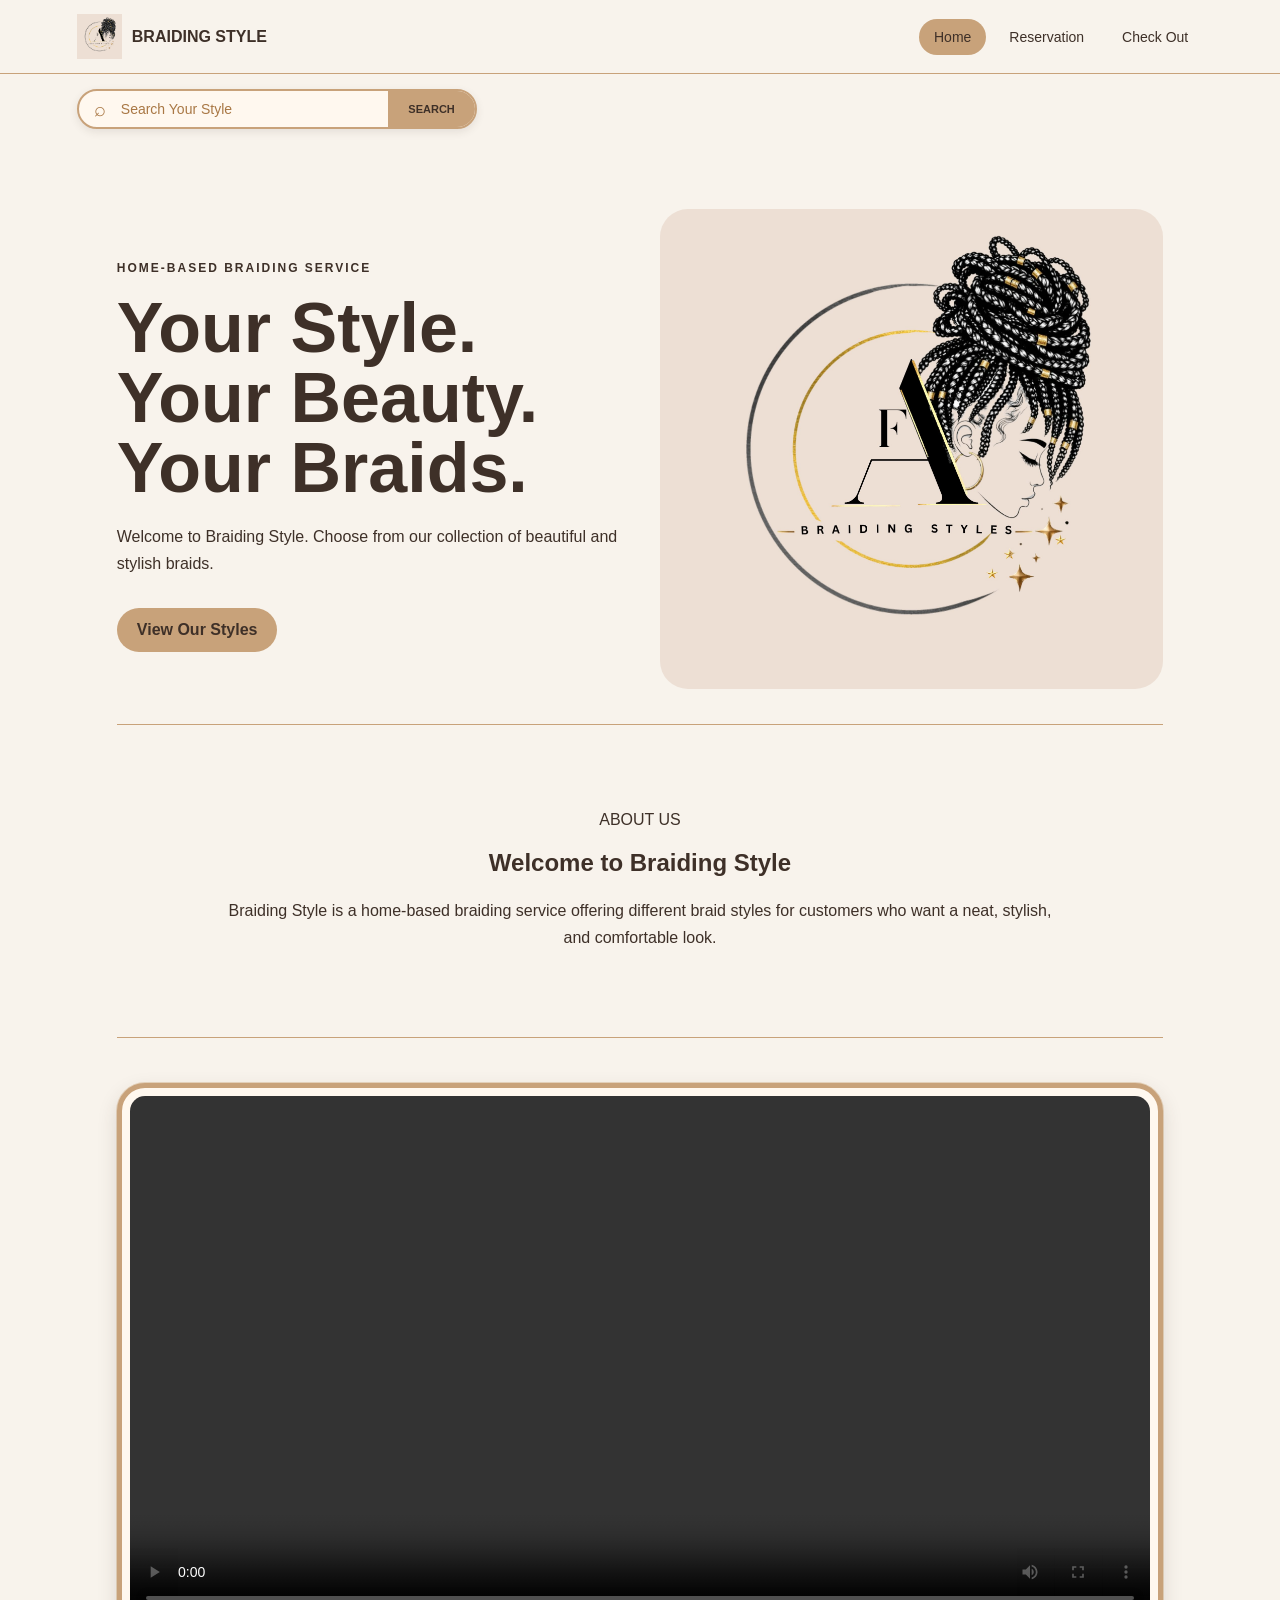
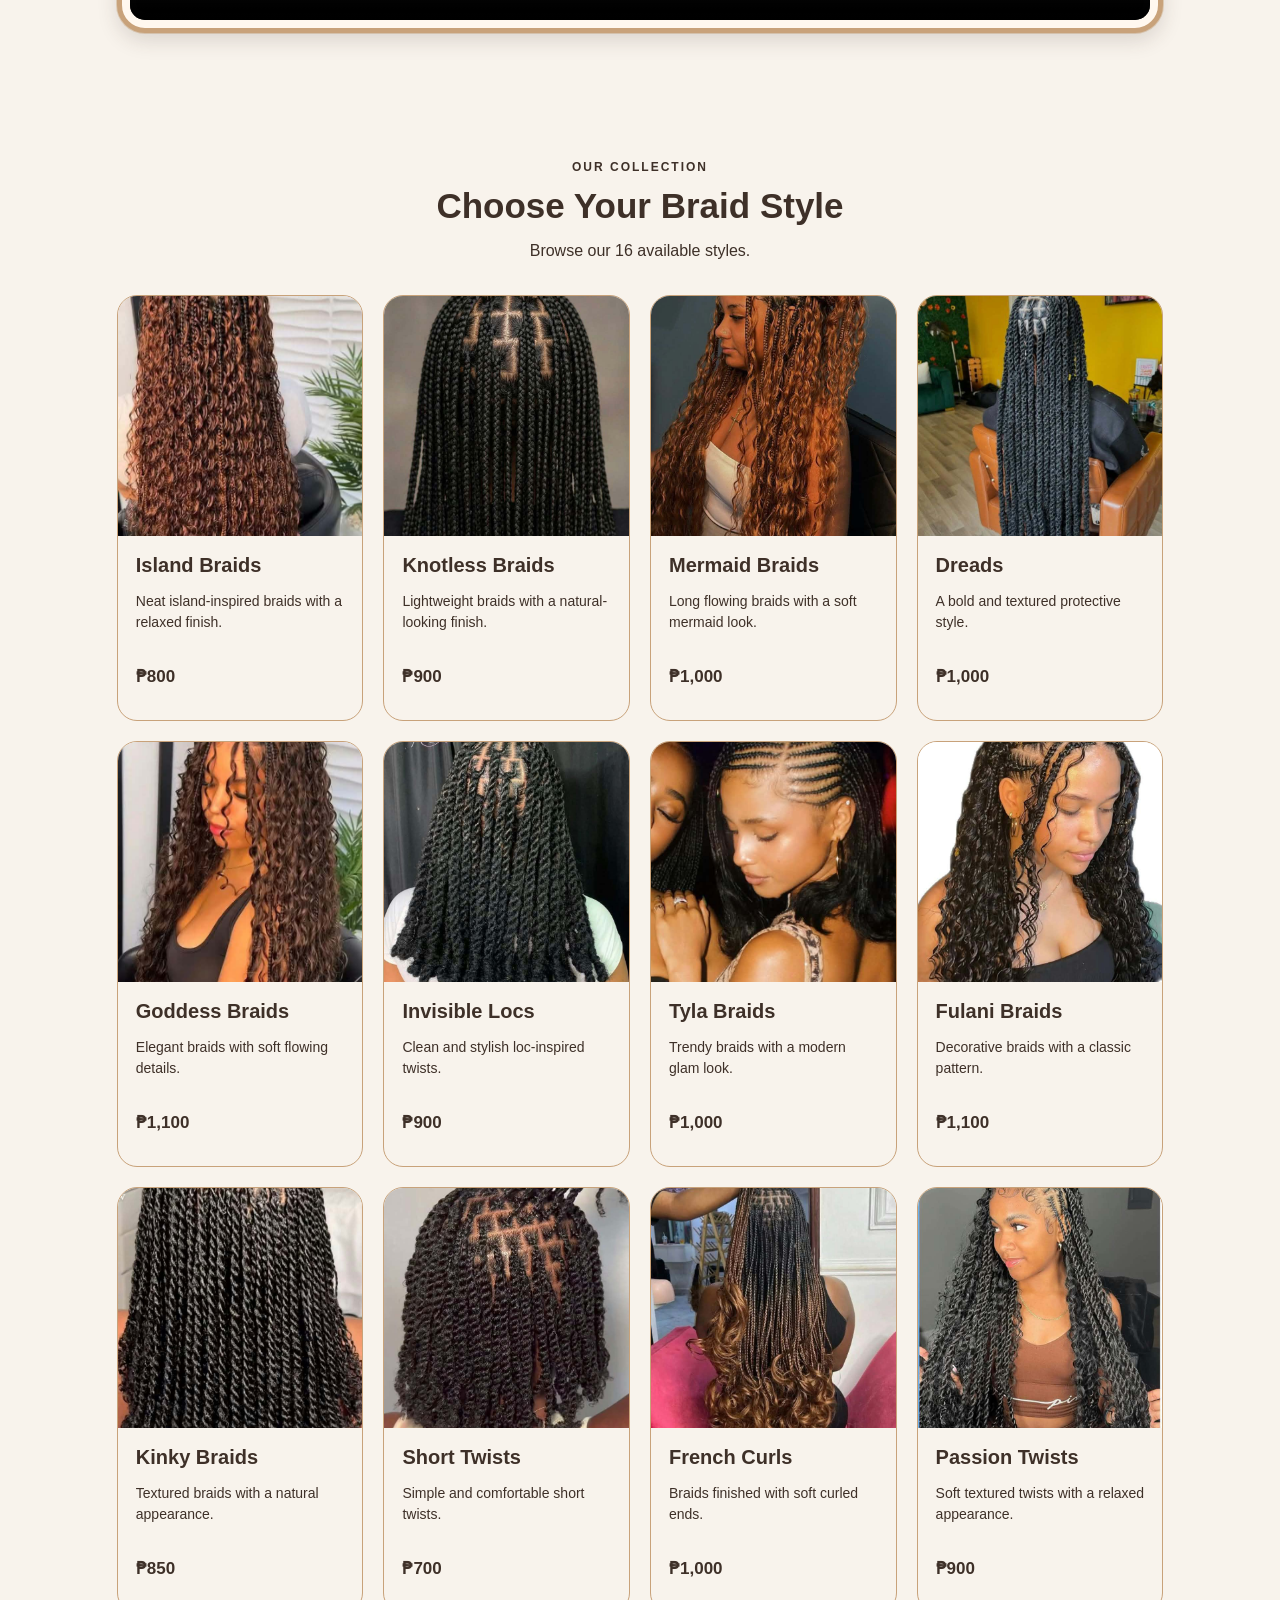
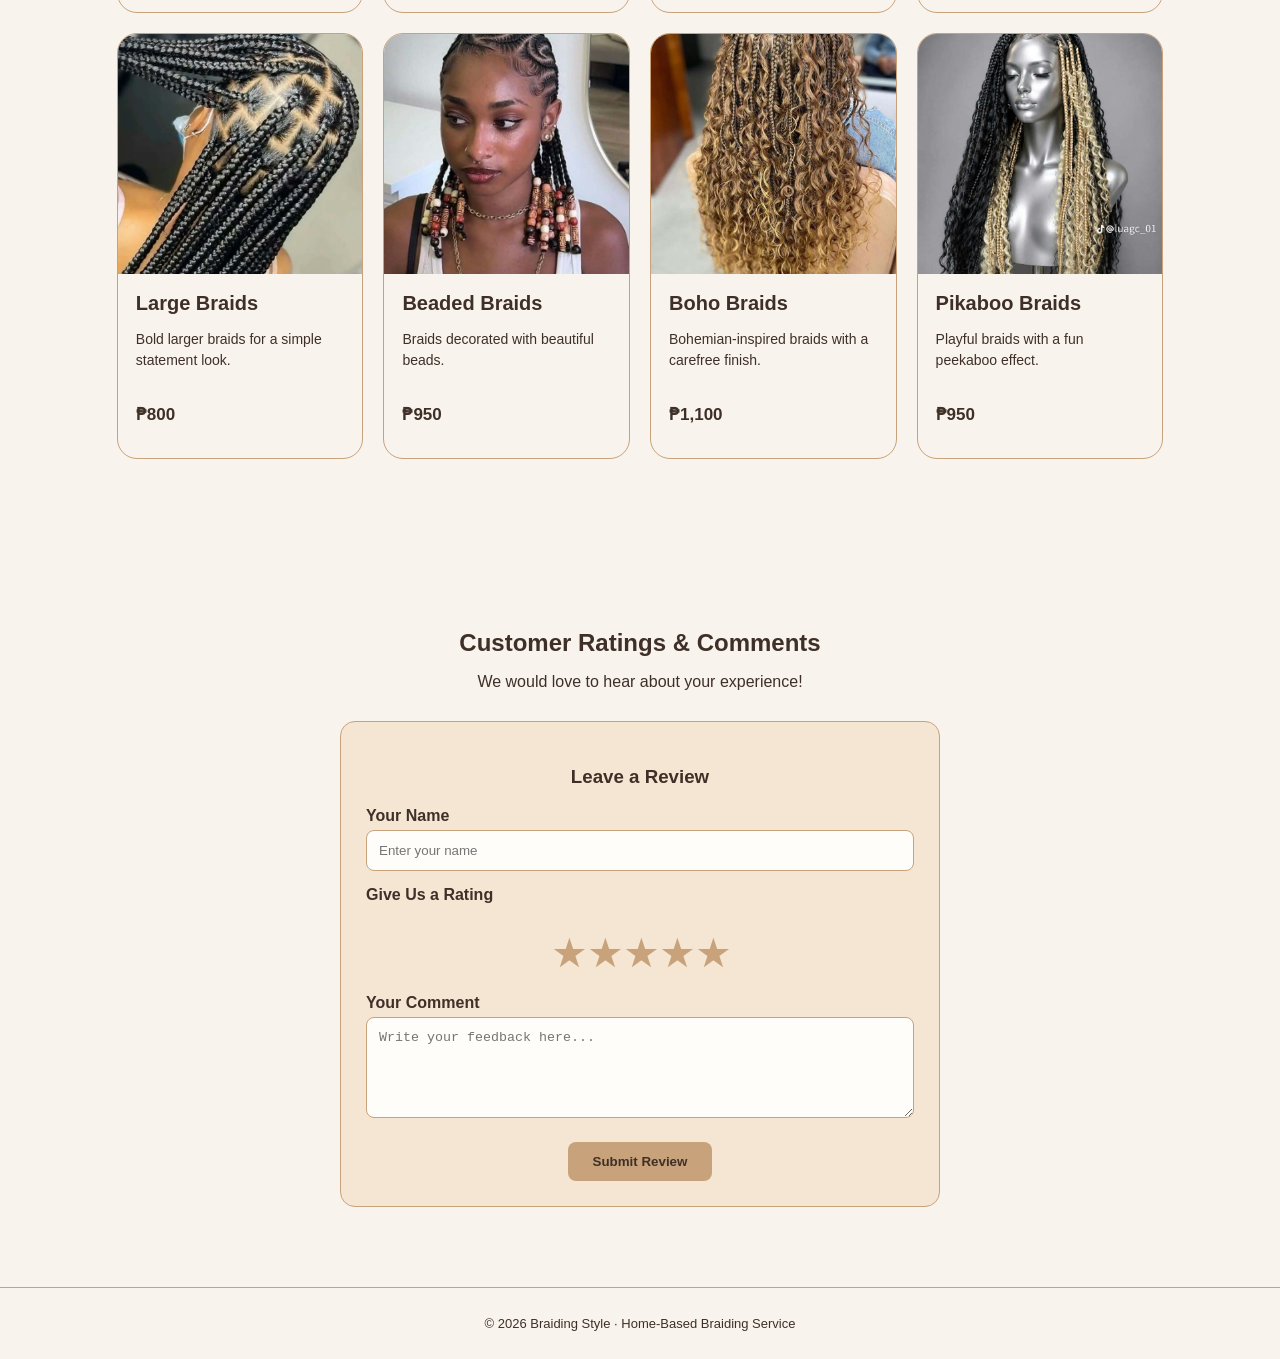
<file: Business Website/index.html>
<!DOCTYPE html>
<html lang="en">

<head>

    <meta charset="UTF-8">

    <meta name="viewport"
          content="width=device-width, initial-scale=1.0">

    <title>Braiding Style | Home</title>

    <link rel="stylesheet" href="home.css">

</head>

<body>

<header>

    <a href="index.html" class="brand">

        <img src="images/logo.jpg"
             alt="Braiding Style Logo">

        <span>Braiding Style</span>

    </a>

    <nav>

        <a href="index.html" class="active">
            Home
        </a>

        <a href="reservation.html">
            Reservation
        </a>

        <a href="checkout.html">
            Check Out
        </a>
    </nav>

</header>


<section class="top-search">
<form action="reservation.html" method="get">

    <div class="search-box">
         <span class="search-icon">⌕</span>

        <input 
        type="search" 
        name="style"
        list="braid-styles" 
        placeholder="Search Your Style"
        >
<datalist id="braid-styles">
            <option value="Island Braids">
            <option value="Knotless Braids">
            <option value="Mermaid Braids">
            <option value="Dreads">
            <option value="Goddess Braids">
            <option value="Invisible Locs">
            <option value="Tyla Braids">
            <option value="Fulani Braids">
            <option value="Kinky Braids">
            <option value="Short Twists">
            <option value="French Curls">
            <option value="Passion Twists">
            <option value="Large Braids">
            <option value="Beaded Braids">
            <option value="Boho Braids">
            <option value="Pikaboo Braids">
                </datalist>
        <button type="submit">SEARCH</button>

    </div>
</form> 
</section>


<main>

   
    <div class="center-content">

        <section class="hero">

            <div class="hero-text">

                <p class="small-title">
                    HOME-BASED BRAIDING SERVICE
                </p>

                <h1>
                    Your Style.<br>
                    Your Beauty.<br>
                    Your Braids.
                </h1>

                <p>
                    Welcome to Braiding Style.
                    Choose from our collection of
                    beautiful and stylish braids.
                </p>

                <a href="#styles" class="button">
                    View Our Styles
                </a>

            </div>

            <img src="images/logo.jpg"
                 alt="Braiding Style">

        </section>

        <section class="about">

            <p>ABOUT US</p>

            <h2>Welcome to Braiding Style</h2>

            <p>
                Braiding Style is a home-based braiding service offering
                different braid styles for customers who want a neat,
                stylish, and comfortable look.
            </p>

        </section>

        <section class="video-section">

            <video controls>
                <source src="images/braiding-video.mp4.mp4">
            </video>

        </section>

    </div>


    <section id="styles" class="styles">

        <div class="section-title">

            <p class="small-title">
                OUR COLLECTION
            </p>

            <h2>
                Choose Your Braid Style
            </h2>

            <p>
                Browse our 16 available styles.
            </p>

        </div>


        <div class="braid-grid">


            <article class="braid-card">

                <img src="images/island.jpg"
                     alt="Island Braids">

                <div>

                    <h3>Island Braids</h3>

                    <p>
                        Neat island-inspired braids
                        with a relaxed finish.
                    </p>

                    <strong>₱800</strong>



                </div>

            </article>


            <article class="braid-card">

                <img src="images/knotless.jpg"
                     alt="Knotless Braids">

                <div>

                    <h3>Knotless Braids</h3>

                    <p>
                        Lightweight braids with a
                        natural-looking finish.
                    </p>

                    <strong>₱900</strong>

                    

                </div>

            </article>


         
            <article class="braid-card">

                <img src="images/mermaid.jpg"
                     alt="Mermaid Braids">

                <div>

                    <h3>Mermaid Braids</h3>

                    <p>
                        Long flowing braids with
                        a soft mermaid look.
                    </p>

                    <strong>₱1,000</strong>

                    

                </div>

            </article>

            <article class="braid-card">

                <img src="images/dreads.jpg"
                     alt="Dreads">

                <div>

                    <h3>Dreads</h3>

                    <p>
                        A bold and textured
                        protective style.
                    </p>

                    <strong>₱1,000</strong>

                    

                </div>

            </article>



            <article class="braid-card">

                <img src="images/goddess.jpg"
                     alt="Goddess Braids">

                <div>

                    <h3>Goddess Braids</h3>

                    <p>
                        Elegant braids with soft
                        flowing details.
                    </p>

                    <strong>₱1,100</strong>

                    

                </div>

            </article>


            <article class="braid-card">

                <img src="images/invisible.jpg"
                     alt="Invisible Locs">

                <div>

                    <h3>Invisible Locs</h3>

                    <p>
                        Clean and stylish
                        loc-inspired twists.
                    </p>

                    <strong>₱900</strong>

                    

                </div>

            </article>


            <article class="braid-card">

                <img src="images/tyla.jpg"
                     alt="Tyla Braids">

                <div>

                    <h3>Tyla Braids</h3>

                    <p>
                        Trendy braids with a
                        modern glam look.
                    </p>

                    <strong>₱1,000</strong>


                </div>

            </article>


            <article class="braid-card">

                <img src="images/fulani.jpg"
                     alt="Fulani Braids">

                <div>

                    <h3>Fulani Braids</h3>

                    <p>
                        Decorative braids with a
                        classic pattern.
                    </p>

                    <strong>₱1,100</strong>

                </div>

            </article>


            <article class="braid-card">

                <img src="images/kinky.jpg"
                     alt="Kinky Braids">

                <div>

                    <h3>Kinky Braids</h3>

                    <p>
                        Textured braids with a
                        natural appearance.
                    </p>

                    <strong>₱850</strong>

                </div>

            </article>


            <article class="braid-card">

                <img src="images/short twist.jpg"
                     alt="Short Twists">

                <div>

                    <h3>Short Twists</h3>

                    <p>
                        Simple and comfortable
                        short twists.
                    </p>

                    <strong>₱700</strong>


                </div>

            </article>

            <article class="braid-card">

                <img src="images/french.jpg"
                     alt="French Curls">

                <div>

                    <h3>French Curls</h3>

                    <p>
                        Braids finished with
                        soft curled ends.
                    </p>

                    <strong>₱1,000</strong>

                </div>

            </article>

            <article class="braid-card">

                <img src="images/passion.jpg"
                     alt="Passion Twists">

                <div>

                    <h3>Passion Twists</h3>

                    <p>
                        Soft textured twists with
                        a relaxed appearance.
                    </p>

                    <strong>₱900</strong>

                </div>

            </article>

            <article class="braid-card">

                <img src="images/large.jpg"
                     alt="Large Braids">

                <div>

                    <h3>Large Braids</h3>

                    <p>
                        Bold larger braids for
                        a simple statement look.
                    </p>

                    <strong>₱800</strong>

                </div>

            </article>

            <article class="braid-card">

                <img src="images/beaded.jpg"
                     alt="Beaded Braids">

                <div>

                    <h3>Beaded Braids</h3>

                    <p>
                        Braids decorated with
                        beautiful beads.
                    </p>

                    <strong>₱950</strong>

                </div>

            </article>

            <article class="braid-card">

                <img src="images/boho.jpg"
                     alt="Boho Braids">

                <div>

                    <h3>Boho Braids</h3>

                    <p>
                        Bohemian-inspired braids
                        with a carefree finish.
                    </p>

                    <strong>₱1,100</strong>

                </div>

            </article>


            <article class="braid-card">

                <img src="images/pikaboo.jpg"
                     alt="Pikaboo Braids">

                <div>

                    <h3>Pikaboo Braids</h3>

                    <p>
                        Playful braids with a
                        fun peekaboo effect.
                    </p>

                    <strong>₱950</strong>

                </div>

            </article>


        </div>

    </section>

</main>

<section class="reviews-section">

    <h2>Customer Ratings & Comments</h2>
    <p>We would love to hear about your experience!</p>

    <div class="review-form">

        <h3>Leave a Review</h3>

        <label for="customerName">Your Name</label>
        <input type="text" id="customerName" name="customerName"
               placeholder="Enter your name">

        <label>Give Us a Rating</label>

        <div class="rating">
            <input type="radio" name="rating" id="one" value="1">
            <label for="one">★</label>

            <input type="radio" name="rating" id="two" value="2">
            <label for="two">★</label>

            <input type="radio" name="rating" id="three" value="3">
            <label for="three">★</label>

            <input type="radio" name="rating" id="four" value="4">
            <label for="four">★</label>

            <input type="radio" name="rating" id="five" value="5">
            <label for="five">★</label>
        </div>

        <label for="comment">Your Comment</label>

        <textarea id="comment" name="comment"
                  placeholder="Write your feedback here..."
                  rows="5"></textarea>

        <button type="submit" id="submitReviewBtn">Submit Review</button>

    </div>
</section>




<footer>

    © 2026 Braiding Style ·
    Home-Based Braiding Service

</footer>
<script src="script.js"></script>

</body>
</html>
</file>
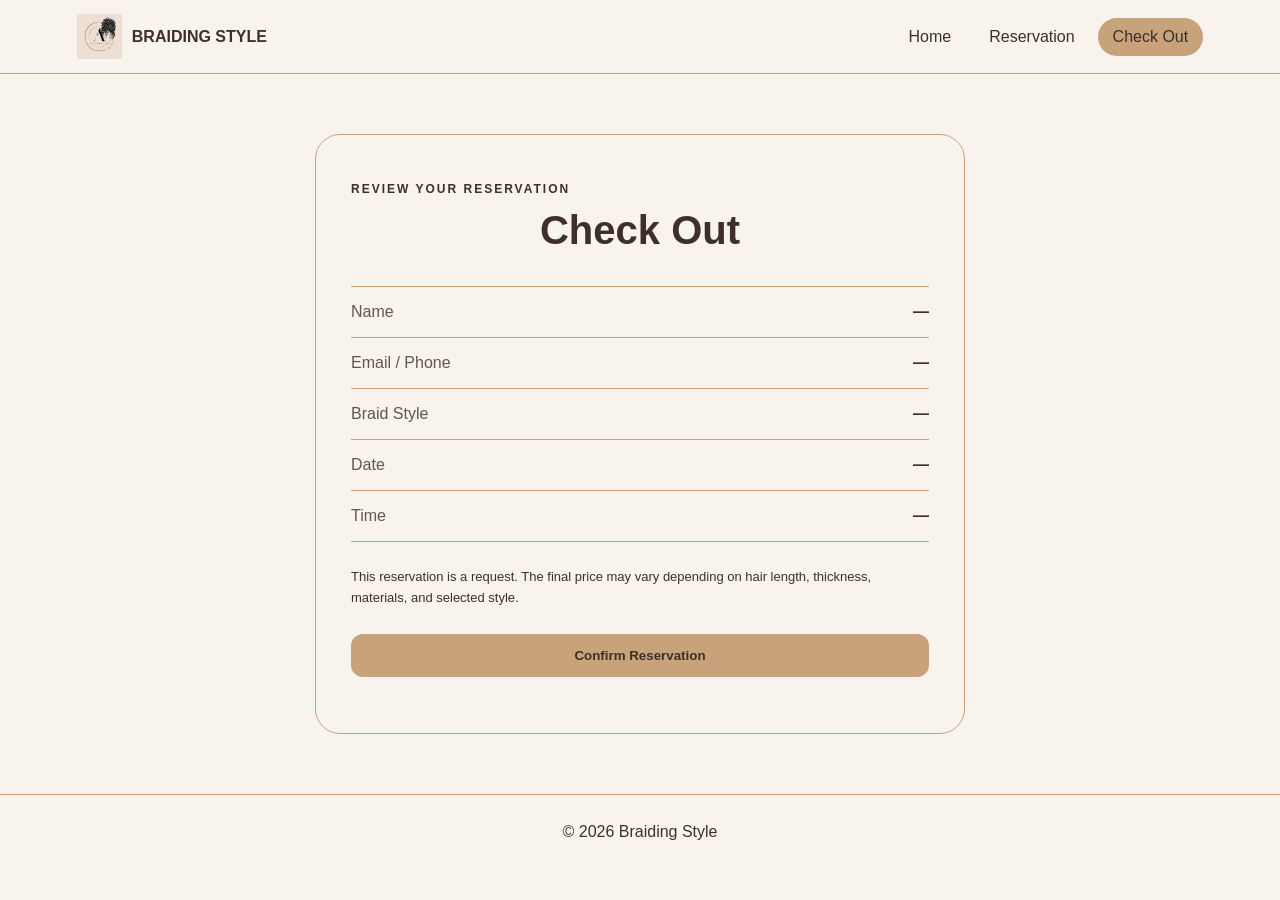
<file: Business Website/checkout.html>
<!DOCTYPE html>
<html lang="en">

<head>

    <meta charset="UTF-8">

    <meta name="viewport"
          content="width=device-width, initial-scale=1.0">

    <title>Braiding Style | Check Out</title>

    <link rel="stylesheet" href="checkout.css">

</head>

<body>

<header>

    <a href="index.html" class="brand">

        <img src="images/logo.jpg"
             alt="Braiding Style Logo">

        <span>Braiding Style</span>

    </a>


    <nav>

        <a href="index.html">
            Home
        </a>

        <a href="reservation.html">
            Reservation
        </a>

        <a href="checkout.html" class="active">
            Check Out
        </a>

    </nav>

</header>


<main>

    <section class="checkout-box">

        <p class="small-title">
            REVIEW YOUR RESERVATION
        </p>

        <h1>
            Check Out
        </h1>


        <div class="summary">

            <div>
                <span>Name</span>
                <strong id="name">—</strong>
            </div>

            <div>
                <span>Email / Phone</span>
                <strong id="contact">—</strong>
            </div>

            <div>
                <span>Braid Style</span>
                <strong id="style">—</strong>
            </div>

            <div>
                <span>Date</span>
                <strong id="date">—</strong>
            </div>

            <div>
                <span>Time</span>
                <strong id="time">—</strong>
            </div>

        </div>


        <p class="note">

            This reservation is a request.
            The final price may vary depending on
            hair length, thickness, materials,
            and selected style.

        </p>


        <button id="confirm">
            Confirm Reservation
        </button>


        <div id="success" hidden>

            <h2>
                ✓ Reservation Confirmed
            </h2>

            <p>
                Thank you for choosing
                Braiding Style!
            </p>

            <a href="login.html">
                Back to Login
            </a>

        </div>

    </section>

</main>


<div id="customModal" class="custom-modal">
    <div class="modal-content">
        <h2>✓ Reservation Confirmed</h2>
        <p>Thank you for choosing Braiding Style!</p>
        <button id="modalCloseBtn" class="modal-btn">OK</button>
    </div>
</div>


<footer>
    © 2026 Braiding Style
</footer>



<script src="script.js"></script>

<script>
const params = new URLSearchParams(window.location.search);
document.getElementById("name").textContent = params.get("name") || "—";
document.getElementById("contact").textContent = params.get("contact") || "—";
document.getElementById("style").textContent = params.get("style") || "—";
document.getElementById("date").textContent = params.get("date") || "—";
document.getElementById("time").textContent = params.get("time") || "—";
</script>

</body>

</html>
</file>
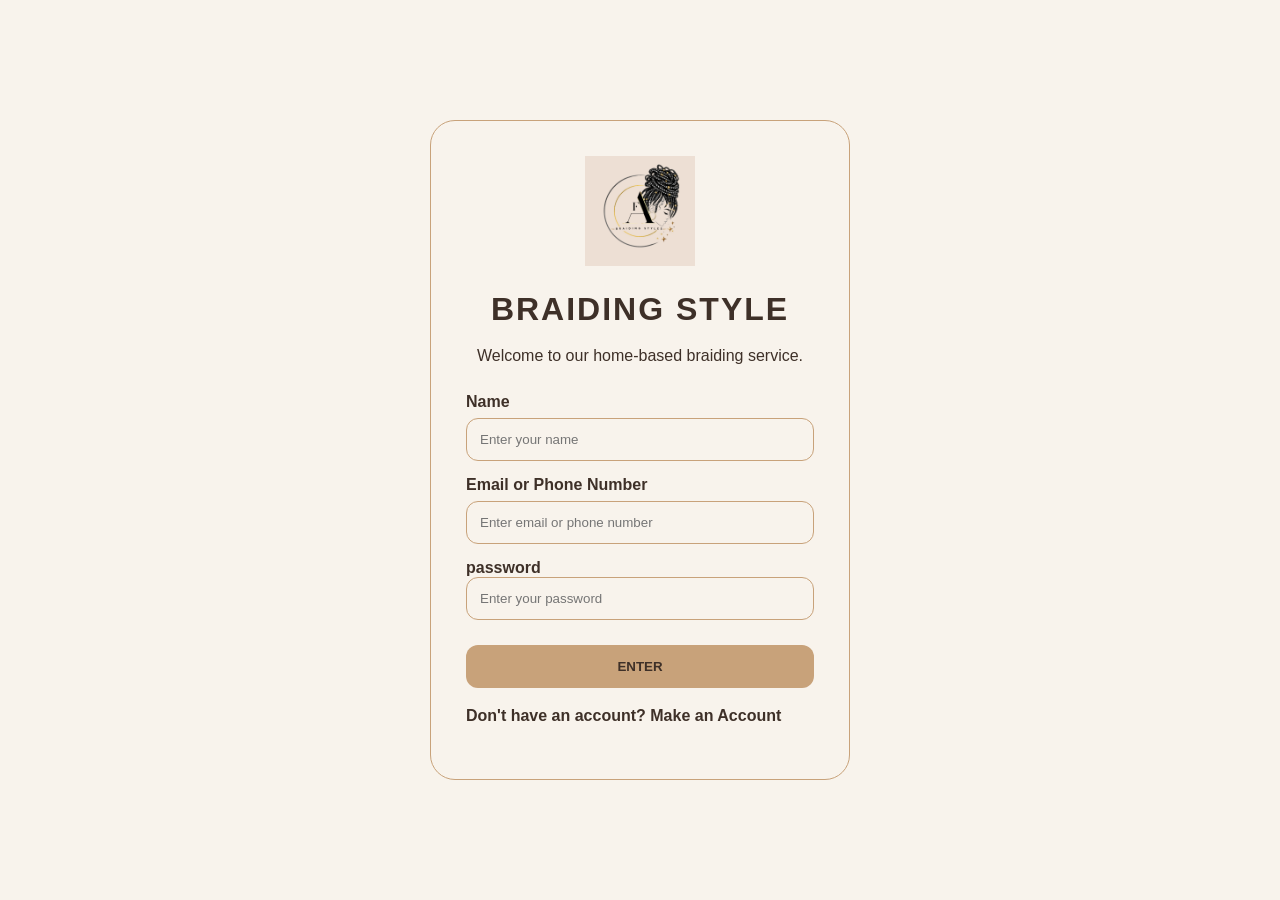
<file: Business Website/login.html>
<!DOCTYPE html>
<html lang="en">
<head>
    <meta charset="UTF-8">
    <meta name="viewport" content="width=device-width, initial-scale=1.0">
    <title>Braiding Style</title>
    <link rel="stylesheet" href="login.css">
</head>

<body>

    <div class="login-box">

        <img src="images/logo.jpg"
             alt="Braiding Style Logo"
             class="logo">

        <h1>Braiding Style</h1>

        <p>Welcome to our home-based braiding service.</p>

        <form action="index.html">
            <label>Name</label>
            <input
                type="text"
                placeholder="Enter your name"
                required
            >

            <label>Email or Phone Number</label>
            <input
                type="text"
                placeholder="Enter email or phone number"
                required
            >
            
            <label>password </  label>
                <input
                   type="password"
                   placeholder="Enter your password"
                   required
        >
        <button type="submit">ENTER</button>
        </form>
        <p>Don't have an account?
            <a href="register.html">Make an Account</a>
        </p>

    </div>

</body>
</html>
</file>
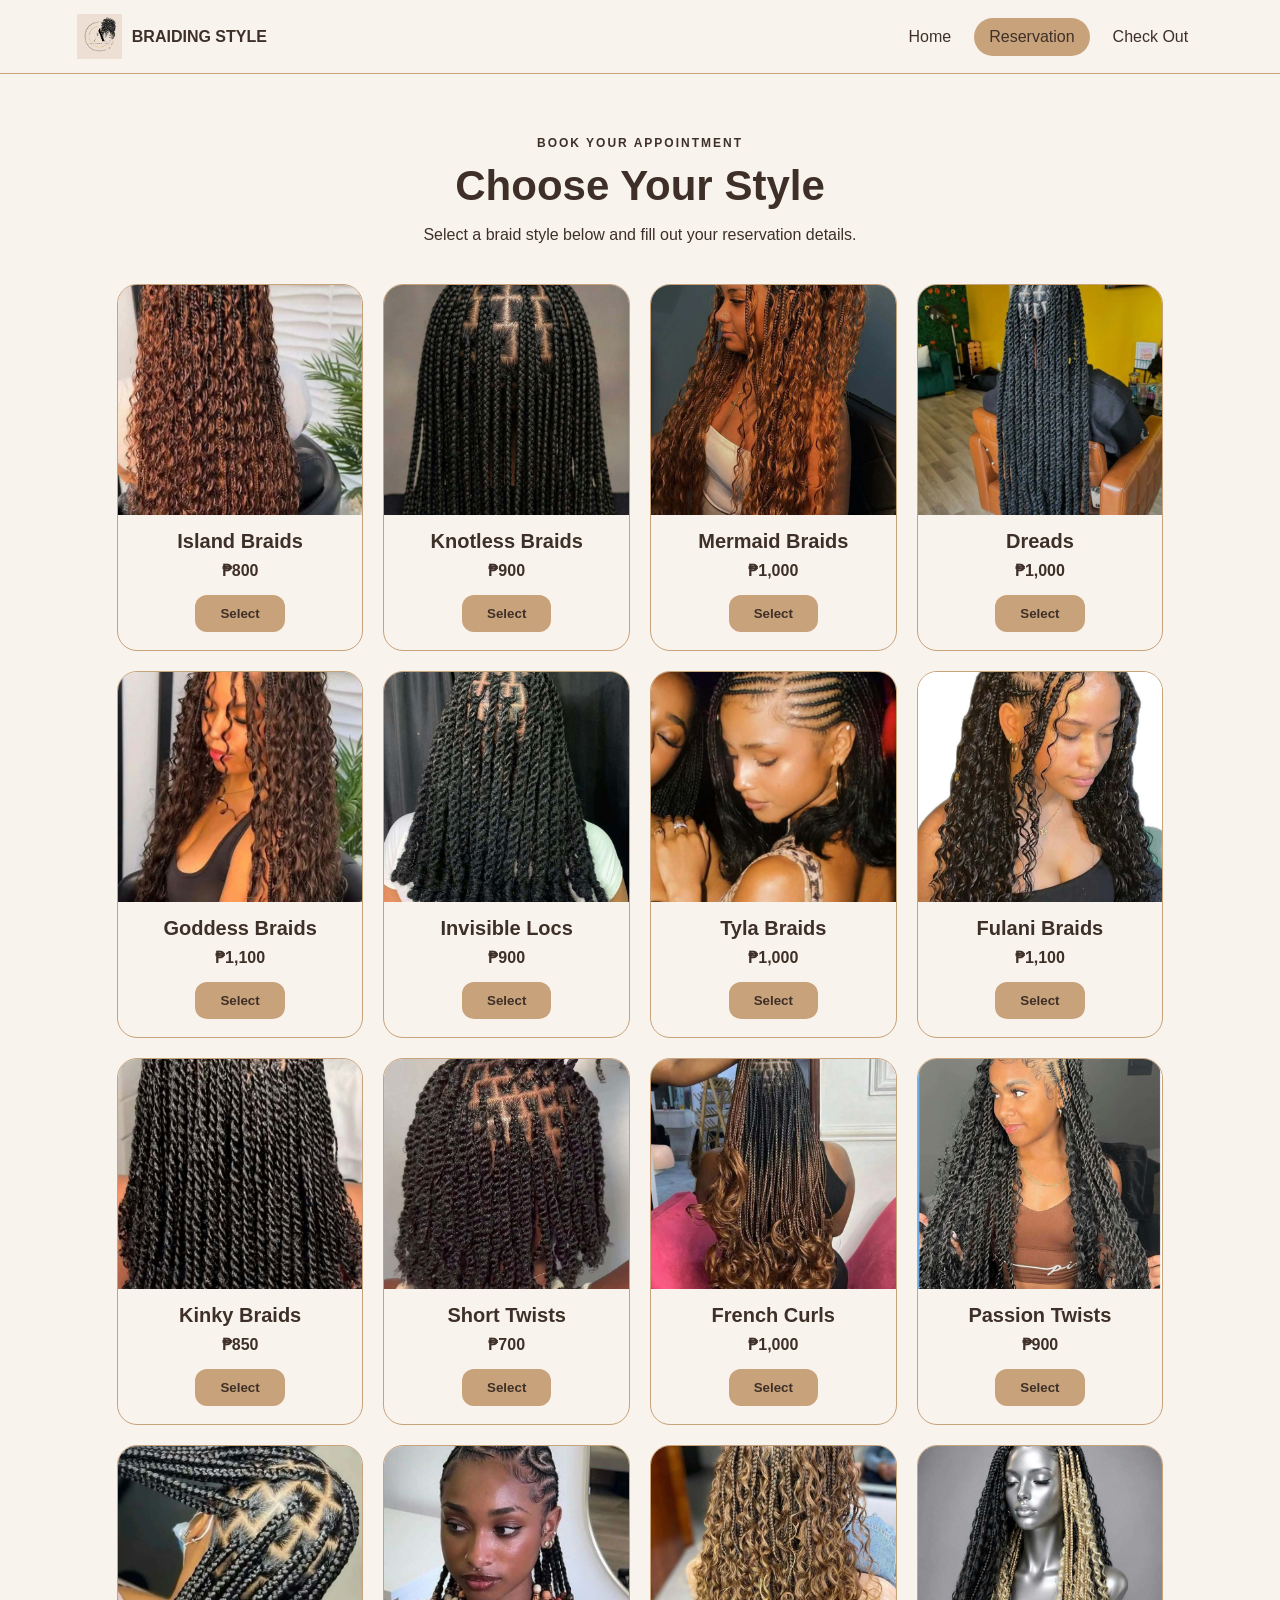
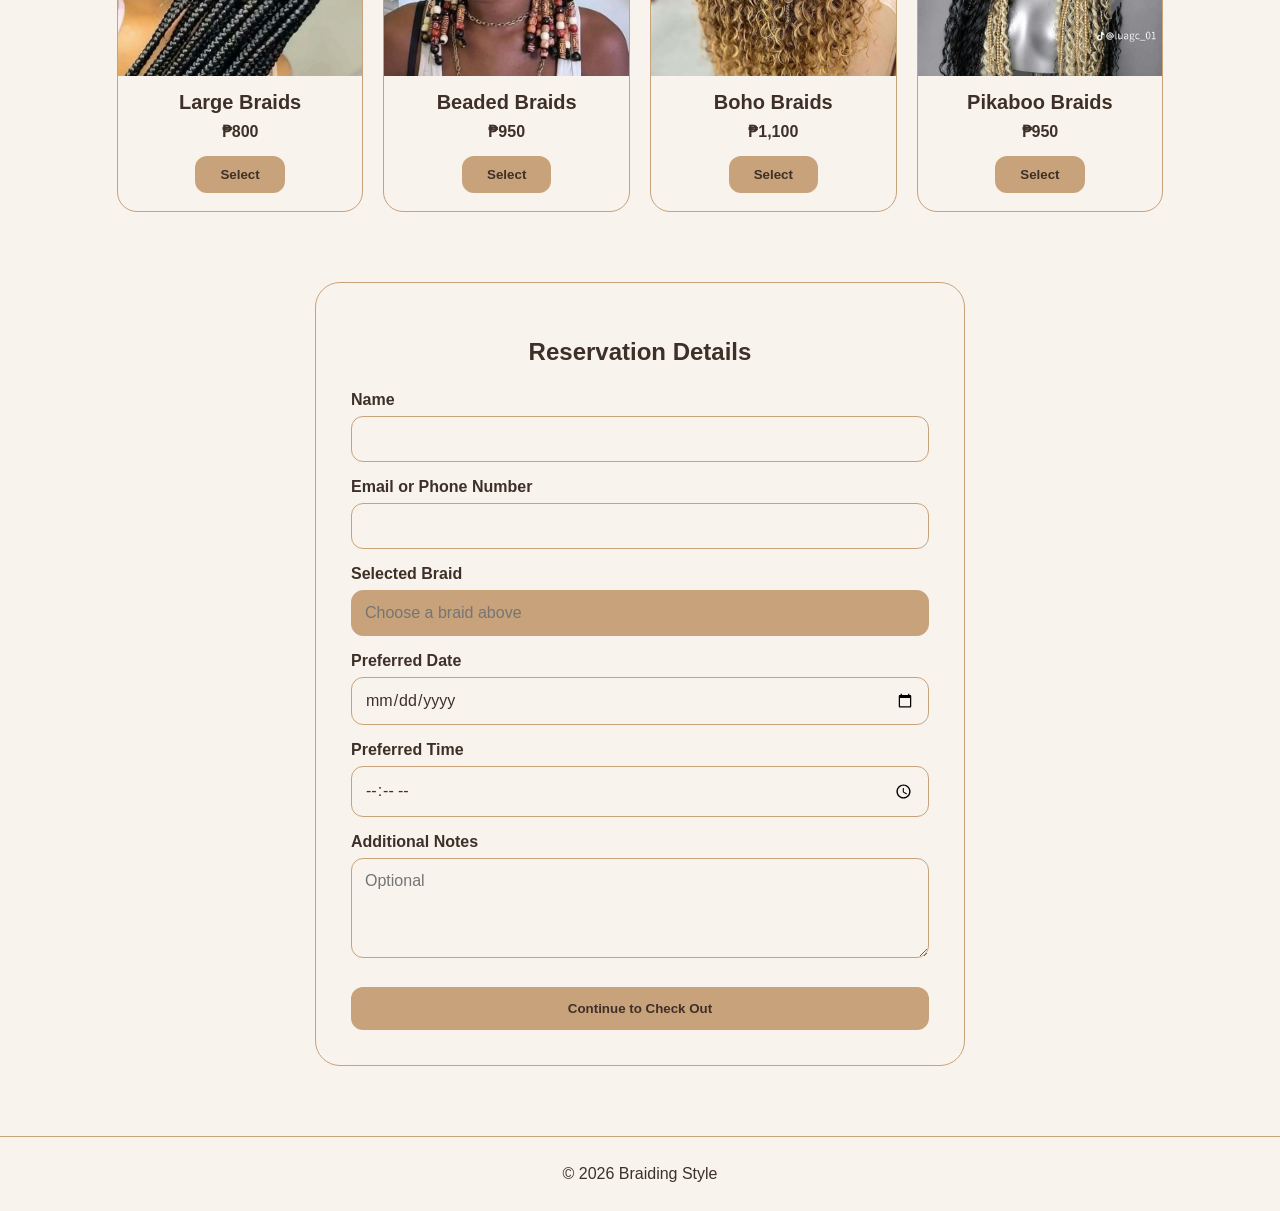
<file: Business Website/reservation.html>
<!DOCTYPE html>
<html lang="en">

<head>

    <meta charset="UTF-8">

    <meta name="viewport"
          content="width=device-width, initial-scale=1.0">

    <title>Braiding Style | Reservation</title>

    <link rel="stylesheet" href="reservation.css">

</head>

<body>

<header>

    <a href="index.html" class="brand">

        <img src="images/logo.jpg"
             alt="Braiding Style Logo">

        <span>Braiding Style</span>

    </a>


    <nav>

        <a href="index.html">
            Home
        </a>

        <a href="reservation.html" class="active">
            Reservation
        </a>

        <a href="checkout.html">
            Check Out
        </a>

    </nav>

</header>


<main>

    <section class="reservation-intro">

        <p class="small-title">
            BOOK YOUR APPOINTMENT
        </p>

        <h1>
            Choose Your Style
        </h1>

        <p>
            Select a braid style below and fill out
            your reservation details.
        </p>

    </section>


    <section class="reservation-styles">

        <div class="braid-grid">


            <article class="braid-card">

                <img src="images/island.jpg"
                     alt="Island Braids">

                <h2>Island Braids</h2>

                <strong>₱800</strong>

                <button onclick="selectStyle('Island Braids')">
                    Select
                </button>

            </article>


            <article class="braid-card">

                <img src="images/knotless.jpg"
                     alt="Knotless Braids">

                <h2>Knotless Braids</h2>

                <strong>₱900</strong>

                <button onclick="selectStyle('Knotless Braids')">
                    Select
                </button>

            </article>


            <article class="braid-card">

                <img src="images/mermaid.jpg"
                     alt="Mermaid Braids">

                <h2>Mermaid Braids</h2>

                <strong>₱1,000</strong>

                <button onclick="selectStyle('Mermaid Braids')">
                    Select
                </button>

            </article>


            <article class="braid-card">

                <img src="images/dreads.jpg"
                     alt="Dreads">

                <h2>Dreads</h2>

                <strong>₱1,000</strong>

                <button onclick="selectStyle('Dreads')">
                    Select
                </button>

            </article>


            <article class="braid-card">

                <img src="images/goddess.jpg"
                     alt="Goddess Braids">

                <h2>Goddess Braids</h2>

                <strong>₱1,100</strong>

                <button onclick="selectStyle('Goddess Braids')">
                    Select
                </button>

            </article>


            <article class="braid-card">

                <img src="images/invisible.jpg"
                     alt="Invisible Locs">

                <h2>Invisible Locs</h2>

                <strong>₱900</strong>

                <button onclick="selectStyle('Invisible Locs')">
                    Select
                </button>

            </article>


            <article class="braid-card">

                <img src="images/tyla.jpg"
                     alt="Tyla Braids">

                <h2>Tyla Braids</h2>

                <strong>₱1,000</strong>

                <button onclick="selectStyle('Tyla Braids')">
                    Select
                </button>

            </article>


            <article class="braid-card">

                <img src="images/fulani.jpg"
                     alt="Fulani Braids">

                <h2>Fulani Braids</h2>

                <strong>₱1,100</strong>

                <button onclick="selectStyle('Fulani Braids')">
                    Select
                </button>

            </article>


            <article class="braid-card">

                <img src="images/kinky.jpg"
                     alt="Kinky Braids">

                <h2>Kinky Braids</h2>

                <strong>₱850</strong>

                <button onclick="selectStyle('Kinky Braids')">
                    Select
                </button>

            </article>


            <article class="braid-card">

                <img src="images/short twist.jpg"
                     alt="Short Twists">

                <h2>Short Twists</h2>

                <strong>₱700</strong>

                <button onclick="selectStyle('Short Twists')">
                    Select
                </button>

            </article>


            <article class="braid-card">

                <img src="images/french.jpg"
                     alt="French Curls">

                <h2>French Curls</h2>

                <strong>₱1,000</strong>

                <button onclick="selectStyle('French Curls')">
                    Select
                </button>

            </article>


            <article class="braid-card">

                <img src="images/passion.jpg"
                     alt="Passion Twists">

                <h2>Passion Twists</h2>

                <strong>₱900</strong>

                <button onclick="selectStyle('Passion Twists')">
                    Select
                </button>

            </article>


            <article class="braid-card">

                <img src="images/large.jpg"
                     alt="Large Braids">

                <h2>Large Braids</h2>

                <strong>₱800</strong>

                <button onclick="selectStyle('Large Braids')">
                    Select
                </button>

            </article>


            <article class="braid-card">

                <img src="images/beaded.jpg"
                     alt="Beaded Braids">

                <h2>Beaded Braids</h2>

                <strong>₱950</strong>

                <button onclick="selectStyle('Beaded Braids')">
                    Select
                </button>

            </article>


            <article class="braid-card">

                <img src="images/boho.jpg"
                     alt="Boho Braids">

                <h2>Boho Braids</h2>

                <strong>₱1,100</strong>

                <button onclick="selectStyle('Boho Braids')">
                    Select
                </button>

            </article>


            <article class="braid-card">

                <img src="images/pikaboo.jpg"
                     alt="Pikaboo Braids">

                <h2>Pikaboo Braids</h2>

                <strong>₱950</strong>

                <button onclick="selectStyle('Pikaboo Braids')">
                    Select
                </button>

            </article>

        </div>

    </section>

    <section class="form-section">

        <h2>
            Reservation Details
        </h2>

        <form action="checkout.html">

            <label>
                Name
            </label>

            <input
                type="text"
                name="name"
                required
            >


            <label>
                Email or Phone Number
            </label>

            <input
                type="text"
                name="contact"
                required
            >


            <label>
                Selected Braid
            </label>

            <input
                type="text"
                id="selectedStyle"
                name="style"
                readonly
                required
                placeholder="Choose a braid above"
            >


            <label>
                Preferred Date
            </label>

            <input
                type="date"
                name="date"
                required
            >


            <label>
                Preferred Time
            </label>

            <input
                type="time"
                name="time"
                required
            >


            <label>
                Additional Notes
            </label>

            <textarea
                name="notes"
                rows="4"
                placeholder="Optional"
            ></textarea>


            <button type="submit">
                Continue to Check Out
            </button>

        </form>

    </section>

</main>


<footer>

    © 2026 Braiding Style

</footer>


<script>

function selectStyle(style) {

    document.getElementById("selectedStyle").value = style;

    document.querySelector(".form-section")
        .scrollIntoView({
            behavior: "smooth"
        });

}

const params =
    new URLSearchParams(window.location.search);

const style =
    params.get("style");

if (style) {

    document.getElementById("selectedStyle").value =
        style;

}

</script>

</body>

</html>
</file>
<file: Business Website/home.css>
/* =========================================================
   GENERAL / BASIC SETTINGS
   ========================================================= */

* {
    box-sizing: border-box;
}

body {
    margin: 0;
    font-family: Arial, sans-serif;
    background: #F8F3EC;
    color: #3E3028;
}


/* =========================================================
   HEADER
   ========================================================= */

header {
    position: sticky;
    top: 0;
    z-index: 100;

    display: flex;
    justify-content: space-between;
    align-items: center;

    gap: 20px;

    padding: 14px 6%;

    background: #F8F3EC;

    border-bottom: 1px solid #C8A27A;
}


/* =========================================================
   LOGO
   ========================================================= */

.brand {
    display: flex;
    align-items: center;

    gap: 10px;

    color: #3E3028;

    text-decoration: none;

    font-weight: bold;

    text-transform: uppercase;
}

.brand img {
    width: 45px;
    height: 45px;

    object-fit: contain;
}

/* =========================================================
   NAVIGATION
   ========================================================= */

nav {
    display: flex;

    gap: 8px;

    flex-wrap: wrap;

    justify-content: center;
}

nav a {
    color: #3E3028;

    text-decoration: none;

    padding: 10px 15px;

    border-radius: 20px;

    font-size: 14px;
}

nav a:hover,
nav a.active {
    background: #C8A27A;
}

/* =========================================================
   SEARCH BAR
   ========================================================= */

.top-search {
    width: 100%;
    padding: 15px 6%;
    background: #F8F3EC;
    display: flex;
    justify-content: flex-start; 
}


/* SEARCH BOX */

.search-box {
    width: 400px;
    height: 40px;
    margin-left: 0; /* Ensures no left margin offsets it */

    display: flex;
    align-items: center;

    border: 2px solid #C8A27A;
    border-radius: 25px;

    background: #FFF8EF;

    overflow: hidden;

    box-shadow: 0 3px 8px rgba(62, 48, 40, 0.10);
}

/* SEARCH ICON */

.search-icon {
    padding-left: 15px;
    padding-right: 5px;

    color: #A97845;

    font-size: 20px;
}


/* SEARCH INPUT */

.search-box input {
    flex: 1;

    height: 100%;

    border: none;
    outline: none;

    background: transparent;

    padding: 0 10px;

    font-size: 14px;

    color: #3E3028;
}

.search-box input::placeholder {
    color: #A97845;
}


/* SEARCH BUTTON */

.search-box button {
    height: 100%;

    padding: 0 20px;

    border: none;

    background: #C8A27A;

    color: #3E3028;

    font-size: 11px;

    font-weight: bold;

    cursor: pointer;
}

.search-box button:hover {
    background: #A97845;

    color: #FFF8EF;
}


main {
    max-width: 1200px;

    margin: 0 auto;

    padding: 30px 6%;
}


/* =========================================================
   CENTER HERO TO VIDEO CONTENT WRAPPER
   ========================================================= */

.center-content {
    max-width: 1100px;
    margin: 0 auto;
    text-align: center;
}


/* =========================================================
   HERO SECTION
   ========================================================= */

.hero {
    display: grid;

    grid-template-columns: 1fr 1fr;

    gap: 40px;

    align-items: center;

    min-height: 550px;

    text-align: left;
}

.hero-text {
    padding: 20px 0;
}

.small-title {
    font-size: 12px;

    letter-spacing: 2px;

    font-weight: bold;
}

.hero h1 {
    font-size: clamp(40px, 6vw, 70px);

    line-height: 1;

    margin: 15px 0 20px;
}

.hero p {
    line-height: 1.7;

    max-width: 550px;
}

.hero > img {
    width: 100%;

    height: 480px;

    object-fit: cover;

    border-radius: 28px;
    
    margin: 0 auto;
}


/* =========================================================
   BUTTON
   ========================================================= */

.button {
    display: inline-block;

    margin-top: 15px;

    padding: 13px 20px;

    border-radius: 22px;

    background: #C8A27A;

    color: #3E3028;

    text-decoration: none;

    font-weight: bold;
}


/* =========================================================
   ABOUT US
   ========================================================= */

.about {
    text-align: center;

    padding: 70px 10%;

    border-top: 1px solid #C8A27A;

    border-bottom: 1px solid #C8A27A;
}

.about p:last-child {
    line-height: 1.7;
}


/* =========================================================
   🎥 VIDEO SECTION
   ========================================================= */

.video-section {
    width: 100%;

    padding: 45px 0;

    display: flex;

    justify-content: center;

    align-items: center;
}


/* VIDEO FRAME */

.video-section video {
    width: 100%;

    max-width: 1100px;

    height: 550px;

    object-fit: cover;

    /* AESTHETIC BORDER */
    border: 5px solid #C8A27A;

    border-radius: 28px;

    padding: 8px;

    background: #FFF8EF;

    /* SOFT SHADOW */
    box-shadow:
        0 8px 20px rgba(62, 48, 40, 0.15),
        0 0 0 1px #E8D5BE;

    display: block;
}


/* =========================================================
   BRAID STYLES SECTION
   ========================================================= */

.styles {
    padding: 70px 0;
}

.section-title {
    text-align: center;

    margin-bottom: 35px;
}

.section-title h2 {
    font-size: 35px;

    margin: 8px 0;
}


/* =========================================================
   BRAID GRID
   ========================================================= */

.braid-grid {
    display: grid;

    grid-template-columns: repeat(4, 1fr);

    gap: 20px;
}


/* =========================================================
   BRAID CARD
   ========================================================= */

.braid-card {
    overflow: hidden;

    border: 1px solid #C8A27A;

    border-radius: 20px;

    background: #F8F3EC;
}

.braid-card img {
    width: 100%;

    height: 240px;

    object-fit: cover;

    display: block;
}

.braid-card div {
    padding: 18px;
}

.braid-card h3 {
    margin: 0 0 8px;

    font-size: 20px;
}

.braid-card p {
    min-height: 60px;

    line-height: 1.5;

    font-size: 14px;
}

.braid-card strong {
    display: block;

    margin: 15px 0;

    font-size: 17px;
}

.braid-card a {
    display: block;

    text-align: center;

    padding: 11px;

    border-radius: 12px;

    background: #C8A27A;

    color: #3E3028;

    text-decoration: none;

    font-weight: bold;
}

.braid-card a:hover {
    opacity: 0.8;
}


/* =========================================================
   ⭐ CUSTOMER RATINGS & COMMENTS
   ========================================================= */

.reviews-section {
    padding: 50px 20px;

    text-align: center;
}

.reviews-section h2 {
    margin-bottom: 10px;
}


/* REVIEW FORM */

.review-form {
    max-width: 600px;

    margin: 30px auto;

    padding: 25px;

    background-color: #F5E6D3;

    border-radius: 15px;

    border: 1px solid #C8A27A;
}

.review-form label {
    display: block;

    text-align: left;

    margin-top: 15px;

    margin-bottom: 5px;

    font-weight: bold;
}


/* NAME INPUT AND COMMENT BOX */

.review-form input[type="text"],
.review-form textarea {
    width: 100%;

    padding: 12px;

    box-sizing: border-box;

    border: 1px solid #C8A27A;

    border-radius: 8px;

    background: #FFFDF9;
}

.review-form textarea {
    resize: vertical;
}


/* =========================================================
   ⭐ STAR RATING
   ========================================================= */

.rating {
    display: flex;
    flex-direction: row-reverse;
    justify-content: center;
    gap: 5px;
    margin: 15px 0;
}


/* STAR INPUT */

.rating input {
    display: none;
}


/* STAR DESIGN */

.rating label {
    font-size: 35px;

    color: #C8A27A;

    cursor: pointer;

    transition: 0.2s;
}


/* STAR HOVER & SELECTED */

.rating label:hover,
.rating label:hover ~ label,
.rating input:checked ~ label {
    color: #A97845;
}


/* =========================================================
   REVIEW SUBMIT BUTTON
   ========================================================= */

.review-form button {
    margin-top: 20px;

    padding: 12px 25px;

    border: none;

    border-radius: 8px;

    cursor: pointer;

    font-weight: bold;

    background: #C8A27A;

    color: #3E3028;
}

.review-form button:hover {
    opacity: 0.8;
}


/* =========================================================
   FOOTER
   ========================================================= */

footer {
    text-align: center;

    padding: 28px;

    border-top: 1px solid #C8A27A;

    font-size: 13px;
}


/* =========================================================
   📱 TABLET
   ========================================================= */

@media (max-width: 950px) {

    .braid-grid {
        grid-template-columns: repeat(2, 1fr);
    }

}


/* =========================================================
   📱 PHONE
   ========================================================= */

@media (max-width: 700px) {

    header {
        flex-direction: column;
    }

    .hero {
        grid-template-columns: 1fr;
        text-align: center;
    }

    .hero > img {
        height: 350px;
    }

    /* VIDEO ON PHONE */

    .video-section {
        padding: 30px 0;
    }

    .video-section video {
        width: 100%;

        height: 300px;

        border-width: 3px;

        border-radius: 20px;

        padding: 5px;
    }

    .braid-grid {
        grid-template-columns: 1fr;
    }

}
</file>
<file: Business Website/checkout.css>
* {
    box-sizing: border-box;
}

body {
    margin: 0;

    font-family: Arial, sans-serif;

    background: #F8F3EC;

    color: #3E3028;
}


header {
    position: sticky;
    top: 0;

    z-index: 100;

    display: flex;

    justify-content: space-between;

    align-items: center;

    gap: 20px;

    padding: 14px 6%;

    background: #F8F3EC;

    border-bottom: 1px solid #C8A27A;
}

.brand {
    display: flex;

    align-items: center;

    gap: 10px;

    color: #3E3028;

    text-decoration: none;

    font-weight: bold;

    text-transform: uppercase;
}

.brand img {
    width: 45px;
    height: 45px;

    object-fit: contain;
}


nav {
    display: flex;

    gap: 8px;

    flex-wrap: wrap;
}

nav a {
    color: #3E3028;

    text-decoration: none;

    padding: 10px 15px;

    border-radius: 20px;
}

nav a:hover,
nav a.active {
    background: #C8A27A;
}


main {
    min-height: 80vh;

    display: flex;

    justify-content: center;

    padding: 60px 20px;
}


.checkout-box {
    width: 100%;

    max-width: 650px;

    padding: 35px;

    border: 1px solid #C8A27A;

    border-radius: 25px;
}

.small-title {
    font-size: 12px;

    letter-spacing: 2px;

    font-weight: bold;
}

.checkout-box h1 {
    font-size: 40px;

    margin-top: 8px;

    text-align: center;
}


.summary {
    margin-top: 30px;

    border-top: 1px solid #C8A27A;
}

.summary div {
    display: flex;

    justify-content: space-between;

    gap: 20px;

    padding: 16px 0;

    border-bottom: 1px solid #C8A27A;
}

.summary span {
    opacity: 0.8;
}

.summary strong {
    text-align: right;
}


.note {
    font-size: 13px;

    line-height: 1.6;

    margin: 25px 0;
}


#confirm {
    width: 100%;

    padding: 14px;

    border: none;

    border-radius: 12px;

    background: #C8A27A;

    color: #3E3028;

    font-weight: bold;

    cursor: pointer;
}


#success {
    text-align: center;

    margin-top: 25px;

    padding-top: 25px;

    border-top: 1px solid #C8A27A;
}

#success a {
    color: #3E3028;

    font-weight: bold;
}


footer {
    text-align: center;

    padding: 28px;

    border-top: 1px solid #C8A27A;
}



@media (max-width: 700px) {

    header {
        flex-direction: column;
    }

    .checkout-box {
        padding: 25px 20px;
    }

    .summary div {
        flex-direction: column;

        gap: 5px;
    }

    .summary strong {
        text-align: left;
    }

}

.custom-modal {
    display: none; /* Hidden by default */
    position: fixed;
    z-index: 1000;
    left: 0;
    top: 0;
    width: 100%;
    height: 100%;
    background-color: rgba(62, 48, 40, 0.5); /* Dim background */
    justify-content: center;
    align-items: center;
}

.modal-content {
    background-color: #F8F3EC;
    padding: 35px;
    border: 2px solid #C8A27A;
    border-radius: 20px;
    text-align: center;
    max-width: 400px;
    width: 90%;
    box-shadow: 0 5px 15px rgba(0,0,0,0.2);
}

.modal-content h2 {
    color: #3E3028;
    margin-top: 0;
}

.modal-content p {
    color: #3E3028;
    margin-bottom: 25px;
}

.modal-btn {
    background-color: #C8A27A;
    color: #3E3028;
    border: none;
    padding: 12px 25px;
    font-weight: bold;
    border-radius: 10px;
    cursor: pointer;
}

.modal-btn:hover {
    opacity: 0.8;
}
</file>
<file: Business Website/login.css>
* {
    box-sizing: border-box;
}

body {
    margin: 0;
    min-height: 100vh;

    display: flex;
    justify-content: center;
    align-items: center;

    font-family: Arial, sans-serif;

    background-color: #F8F3EC;
    color: #3E3028;
}

.login-box {
    width: 90%;
    max-width: 420px;

    padding: 35px;

    text-align: center;

    border: 1px solid #C8A27A;
    border-radius: 25px;
}

.logo {
    width: 110px;
    height: 110px;
    object-fit: contain;
}

h1 {
    margin-bottom: 10px;
    text-transform: uppercase;
    letter-spacing: 2px;
}

p {
    line-height: 1.5;
}

form {
    text-align: left;
    margin-top: 25px;
}

label {
    display: block;
    margin: 15px 0 7px;
    font-weight: bold;
}

input {
    width: 100%;
    padding: 13px;

    border: 1px solid #C8A27A;
    border-radius: 12px;

    background-color: #F8F3EC;
    color: #3E3028;
}

button {
    width: 100%;
    padding: 14px;

    margin-top: 25px;

    border: none;
    border-radius: 12px;

    background-color: #C8A27A;
    color: #3E3028;

    font-weight: bold;
    cursor: pointer;
}

button:hover {
    opacity: 0.8;
}

.login-box a {
    color: #3E3028;
    font-weight: bold;
    text-decoration: none;
}

.login-box a:hover {
    text-decoration: underline;
}
</file>
<file: Business Website/reservation.css>
* {
    box-sizing: border-box;
}

body {
    margin: 0;

    font-family: Arial, sans-serif;

    background: #F8F3EC;

    color: #3E3028;
}


header {
    position: sticky;
    top: 0;

    z-index: 100;

    display: flex;
    justify-content: space-between;
    align-items: center;

    gap: 20px;

    padding: 14px 6%;

    background: #F8F3EC;

    border-bottom: 1px solid #C8A27A;
}

.brand {
    display: flex;

    align-items: center;

    gap: 10px;

    color: #3E3028;

    text-decoration: none;

    font-weight: bold;

    text-transform: uppercase;
}

.brand img {
    width: 45px;
    height: 45px;

    object-fit: contain;
}


nav {
    display: flex;

    gap: 8px;

    flex-wrap: wrap;
}

nav a {
    color: #3E3028;

    text-decoration: none;

    padding: 10px 15px;

    border-radius: 20px;
}

nav a:hover,
nav a.active {
    background: #C8A27A;
}


main {
    max-width: 1200px;

    margin: auto;

    padding: 50px 6%;
}


.reservation-intro {
    text-align: center;

    margin-bottom: 40px;
}

.small-title {
    font-size: 12px;

    letter-spacing: 2px;

    font-weight: bold;
}

.reservation-intro h1 {
    font-size: 42px;

    margin: 10px 0;
}


.braid-grid {
    display: grid;

    grid-template-columns: repeat(4, 1fr);

    gap: 20px;
}

.braid-card {
    border: 1px solid #C8A27A;

    border-radius: 20px;

    overflow: hidden;

    padding-bottom: 18px;

    text-align: center;
}

.braid-card img {
    width: 100%;

    height: 230px;

    object-fit: cover;

    display: block;
}

.braid-card h2 {
    font-size: 20px;

    margin: 15px 10px 8px;
}

.braid-card strong {
    display: block;

    margin-bottom: 15px;
}

.braid-card button {
    border: none;

    padding: 11px 25px;

    border-radius: 12px;

    background: #C8A27A;

    color: #3E3028;

    font-weight: bold;

    cursor: pointer;
}


.form-section {
    max-width: 650px;

    margin: 70px auto 20px;

    padding: 35px;

    border: 1px solid #C8A27A;

    border-radius: 25px;
}

.form-section h2 {
    text-align: center;

    margin-bottom: 25px;
}

label {
    display: block;

    margin: 16px 0 7px;

    font-weight: bold;
}

input,
textarea {
    width: 100%;

    padding: 13px;

    border: 1px solid #C8A27A;

    border-radius: 12px;

    background: #F8F3EC;

    color: #3E3028;

    font: inherit;
}

#selectedStyle {
    background: #C8A27A;
}

.form-section button {
    width: 100%;

    padding: 14px;

    margin-top: 25px;

    border: none;

    border-radius: 12px;

    background: #C8A27A;

    color: #3E3028;

    font-weight: bold;

    cursor: pointer;
}


footer {
    text-align: center;

    padding: 28px;

    border-top: 1px solid #C8A27A;
}


@media (max-width: 950px) {

    .braid-grid {
        grid-template-columns: repeat(2, 1fr);
    }

}

@media (max-width: 700px) {

    header {
        flex-direction: column;
    }

    .braid-grid {
        grid-template-columns: 1fr;
    }

}
</file>
